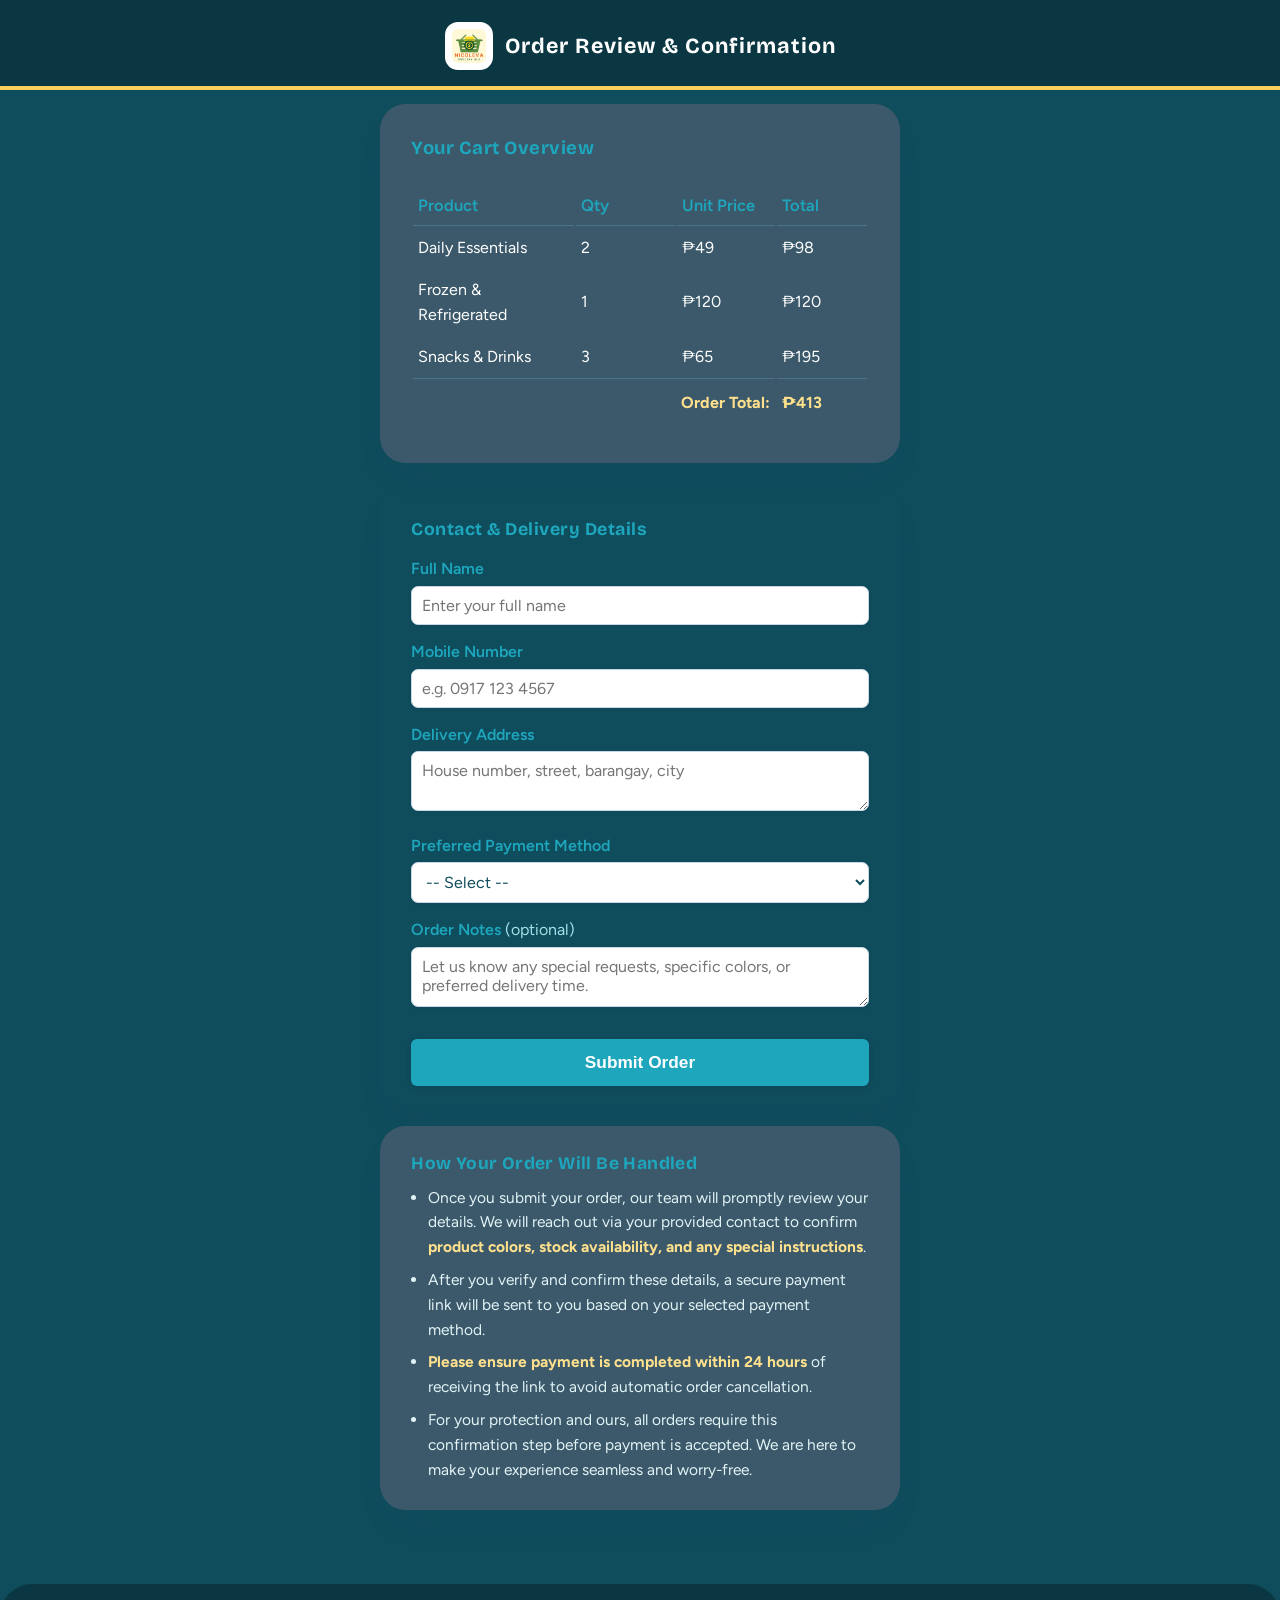
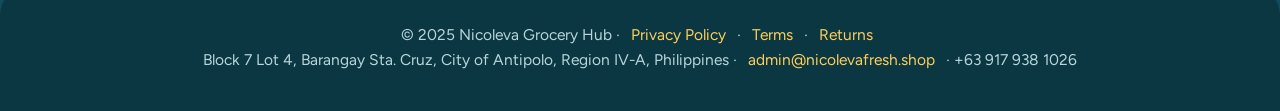
<file: order-summary.html>
<!DOCTYPE html>
<html lang="en">
<head>
  <meta charset="UTF-8">
  <title>Order Review – Nicoleva Grocery Hub Checkout</title>
  <meta name="viewport" content="width=device-width, initial-scale=1.0">
  <meta name="description" content="Secure your order at Nicoleva Grocery Hub. Review your cart, confirm details, and complete payment safely.">
  <link rel="icon" type="image/png" href="image/LOGO.png">
  <link href="https://fonts.googleapis.com/css?family=Montserrat:400,600,700&display=swap" rel="stylesheet">
  <style>
    :root {
      --primary: #376276;
      --accent: #4cb1d4;
      --section-bg: #3b596a;
      --white: #fff;
      --text-main: #f4f7fa;
      --text-alt: #e2f3f6;
      --danger: #e74c3c;
      --success: #2ecc71;
      --shadow: 0 2px 16px rgba(30,60,74,0.09);
    }
    * { box-sizing: border-box; }
    html, body {
      min-height: 100%;
      height: 100%;
    }
    body {
      margin: 0;
      font-family: 'Montserrat', Arial, sans-serif;
      background: var(--primary);
      color: var(--text-main);
      min-height: 100vh;
      line-height: 1.6;
    }
    header {
      background: var(--primary);
      box-shadow: var(--shadow);
      padding: 0;
      position: sticky;
      top: 0;
      z-index: 1000;
    }
    .container {
      width: 94%;
      max-width: 520px;
      margin: 0 auto;
      padding: 0 0 32px 0;
    }
    .checkout-header {
      display: flex;
      align-items: center;
      justify-content: center;
      padding: 22px 0 16px 0;
      gap: 12px;
    }
    .checkout-header img {
      width: 48px;
      height: 48px;
      background: var(--white);
      border-radius: 13px;
      padding: 7px;
      box-shadow: var(--shadow);
    }
    .checkout-title {
      font-size: 1.35rem;
      font-weight: 700;
      color: var(--white);
      letter-spacing: 1px;
    }
    main {
      margin-top: 14px;
    }
    .summary-section {
      background: var(--section-bg);
      border-radius: 14px;
      box-shadow: var(--shadow);
      padding: 30px 6% 24px 6%;
      margin-bottom: 24px;
    }
    .summary-title {
      font-size: 1.16rem;
      font-weight: 700;
      color: var(--accent);
      margin-bottom: 19px;
      letter-spacing: 0.5px;
      text-align: left;
    }
    .cart-list {
      width: 100%;
      margin-bottom: 14px;
    }
    .cart-list th, .cart-list td {
      padding: 7px 5px;
      text-align: left;
    }
    .cart-list th {
      color: var(--accent);
      font-size: 1.03rem;
      font-weight: 600;
      border-bottom: 1px solid #49748a;
    }
    .cart-list td {
      color: var(--white);
      font-size: 1rem;
    }
    .cart-list tfoot td {
      font-weight: 700;
      color: #ffe18d;
      border-top: 1px solid #49748a;
      padding-top: 11px;
    }
    .order-form-section {
      background: var(--card-bg);
      border-radius: 14px;
      box-shadow: var(--shadow);
      padding: 28px 6% 20px 6%;
      margin-bottom: 20px;
    }
    .form-title {
      font-size: 1.11rem;
      font-weight: 700;
      color: var(--accent);
      margin-bottom: 13px;
      letter-spacing: 0.5px;
    }
    .order-form label {
      display: block;
      margin-bottom: 4px;
      font-weight: 600;
      color: var(--accent);
    }
    .order-form input,
    .order-form textarea,
    .order-form select {
      width: 100%;
      padding: 9px 10px;
      margin-bottom: 14px;
      border: 1px solid #c7d6e2;
      border-radius: 7px;
      font-size: 1rem;
      font-family: inherit;
      background: var(--white);
      color: var(--primary);
      box-shadow: 0 1px 4px rgba(0,0,0,0.04);
    }
    .order-form textarea {
      min-height: 60px;
      resize: vertical;
    }
    .order-form button {
      background: var(--accent);
      color: var(--white);
      font-weight: 700;
      font-size: 1.08rem;
      border: none;
      border-radius: 6px;
      padding: 13px 0;
      width: 100%;
      cursor: pointer;
      transition: background 0.16s;
      margin-top: 10px;
      box-shadow: 0 2px 6px rgba(0,0,0,0.09);
    }
    .order-form button:hover {
      background: #357b92;
    }
    .info-section {
      background: var(--section-bg);
      border-radius: 14px;
      box-shadow: var(--shadow);
      padding: 24px 6% 20px 6%;
      margin-bottom: 22px;
      color: var(--white);
    }
    .info-title {
      font-size: 1.09rem;
      font-weight: 700;
      color: var(--accent);
      margin-bottom: 8px;
      letter-spacing: 0.4px;
    }
    .info-section ul {
      margin: 0 0 0 17px;
      padding: 0;
    }
    .info-section li {
      margin-bottom: 8px;
      font-size: 0.97rem;
      color: var(--text-alt);
      line-height: 1.6;
    }
    .success-section {
      background: var(--success);
      color: #fff;
      border-radius: 13px;
      box-shadow: 0 2px 12px rgba(0,0,0,0.07);
      padding: 35px 8% 24px 8%;
      margin-top: 34px;
      text-align: center;
      font-size: 1.16rem;
      font-weight: 600;
      display: none;
      animation: fade-in 0.2s;
    }
    @keyframes fade-in {
      from { opacity: 0; transform: scale(0.98);}
      to   { opacity: 1; transform: scale(1);}
    }
    .emph {
      color: #ffe18d;
      font-weight: 700;
    }
    footer {
      background: #2d4956;
      color: #d2e9f0;
      text-align: center;
      padding: 18px 0 10px 0;
      font-size: 0.97rem;
      border-radius: 0 0 14px 14px;
      margin-top: 20px;
    }
    footer a {
      color: #a1e1e7;
      text-decoration: none;
      margin: 0 7px;
    }
    footer a:hover { text-decoration: underline; }

    @media (max-width: 700px) {
      .container {
        max-width: 96vw;
        width: 98vw;
        padding: 0 0 22px 0;
      }
      .checkout-header img { width: 38px; height: 38px; }
      .success-section { padding: 22px 4% 18px 4%; }
    }
    @media (max-width: 480px) {
      .container { padding: 0 0 8vw 0; }
      .summary-section, .order-form-section, .info-section { padding-left: 4%; padding-right: 4%; }
      .checkout-title { font-size: 1.03rem; }
      .success-section { font-size: 1.01rem; }
      .cart-list th, .cart-list td { font-size: 0.99rem; }
    }
  </style>
  <link rel="preconnect" href="https://fonts.googleapis.com"><link rel="preconnect" href="https://fonts.gstatic.com" crossorigin><link href="https://fonts.googleapis.com/css2?family=Bricolage+Grotesque:wght@600;700;800&family=Figtree:wght@400;500;600;700&display=swap" rel="stylesheet"><link rel="stylesheet" href="polish.css">
</head>
<body>
  <header>
    <div class="container checkout-header">
      <img src="image/LOGO.png" alt="Nicoleva Grocery Hub Logo" loading="lazy">
      <span class="checkout-title">Order Review & Confirmation</span>
    </div>
  </header>
  <main>
    <div class="container">
      <!-- Order Summary -->
      <section class="summary-section" id="summarySection">
        <div class="summary-title">Your Cart Overview</div>
        <table class="cart-list" id="cartList">
          <thead>
            <tr>
              <th style="width:36%;">Product</th>
              <th style="width:22%;">Qty</th>
              <th style="width:22%;">Unit Price</th>
              <th style="width:20%;">Total</th>
            </tr>
          </thead>
          <tbody>
            <!-- JS will populate cart items here -->
          </tbody>
          <tfoot>
            <tr>
              <td colspan="3" style="text-align:right;">Order Total:</td>
              <td id="cartTotal">₱0</td>
            </tr>
          </tfoot>
        </table>
      </section>
      <!-- Customer Info Form -->
      <section class="order-form-section" id="formSection">
        <div class="form-title">Contact & Delivery Details</div>
        <form class="order-form" id="orderForm" autocomplete="off">
          <label for="customerName">Full Name</label>
          <input type="text" id="customerName" name="customerName" required maxlength="60" placeholder="Enter your full name">
          <label for="customerPhone">Mobile Number</label>
          <input type="text" id="customerPhone" name="customerPhone" required maxlength="20" placeholder="e.g. 0917 123 4567">
          <label for="customerAddress">Delivery Address</label>
          <textarea id="customerAddress" name="customerAddress" required maxlength="180" placeholder="House number, street, barangay, city"></textarea>
          <label for="paymentMethod">Preferred Payment Method</label>
          <select id="paymentMethod" name="paymentMethod" required>
            <option value="">-- Select --</option>
            <option value="GCash">GCash</option>
            <option value="Maya">Maya</option>
            <option value="Bank Transfer">Bank Transfer</option>
            <option value="Cash on Delivery">Cash on Delivery</option>
          </select>
          <label for="orderNotes">Order Notes <span style="color:#a1e1e7;font-weight:400;">(optional)</span></label>
          <textarea id="orderNotes" name="orderNotes" maxlength="240" placeholder="Let us know any special requests, specific colors, or preferred delivery time."></textarea>
          <button type="submit">Submit Order</button>
        </form>
      </section>
      <!-- Instructions -->
      <section class="info-section">
        <div class="info-title">How Your Order Will Be Handled</div>
        <ul>
          <li>Once you submit your order, our team will promptly review your details. We will reach out via your provided contact to confirm <span class="emph">product colors, stock availability, and any special instructions</span>.</li>
          <li>After you verify and confirm these details, a secure payment link will be sent to you based on your selected payment method.</li>
          <li><span class="emph">Please ensure payment is completed within 24 hours</span> of receiving the link to avoid automatic order cancellation.</li>
          <li>For your protection and ours, all orders require this confirmation step before payment is accepted. We are here to make your experience seamless and worry-free.</li>
        </ul>
      </section>
      <!-- Success Message -->
      <section class="success-section" id="successSection">
        <span style="font-size:1.25em;">🎉</span><br>
        <div style="margin-top:10px;">
          Thank you for sending your order!<br>
          Our support team will be in touch soon to confirm <span class="emph">all order details</span> including product colors, availability, and delivery preferences.<br><br>
          <strong>Please review and confirm our message</strong>. Once verified, we will send you a payment link for your chosen method.<br><br>
          <span style="color:#ffe18d;">Kindly settle your payment within 24 hours of receiving the link</span> to secure your order. Orders left unpaid after this period will be automatically cancelled.<br><br>
          We appreciate your trust in Nicoleva Grocery Hub!
        </div>
      </section>
    </div>
  </main>
  <footer>
    &copy; 2025 Nicoleva Grocery Hub &middot; 
    <a href="privacy-policy.html">Privacy Policy</a> &middot; 
    <a href="terms.html">Terms</a> &middot; 
    <a href="refund-policy.html">Returns</a>
    <br>
    Block 7 Lot 4, Barangay Sta. Cruz, City of Antipolo, Region IV-A, Philippines &middot; 
    <a href="mailto:admin@nicolevafresh.shop">admin@nicolevafresh.shop</a> &middot; 
    +63 917 938 1026
  </footer>
  <script>
    // --- Responsive cart summary population: simulate cart if none in session ---
    function getCart() {
      // Try to get cart from sessionStorage if available (simulate), else use demo
      try {
        var cart = JSON.parse(window.sessionStorage.getItem('nicoleva_cart'));
        if(Array.isArray(cart) && cart.length > 0) return cart;
      } catch(e){}
      // Demo cart data if no cart in storage
      return [
        { name: "Daily Essentials", qty: 2, price: 49 },
        { name: "Frozen & Refrigerated", qty: 1, price: 120 },
        { name: "Snacks & Drinks", qty: 3, price: 65 }
      ];
    }
    function renderCart() {
      var cart = getCart();
      var tbody = document.querySelector('#cartList tbody');
      var total = 0;
      tbody.innerHTML = '';
      cart.forEach(function(item){
        var row = document.createElement('tr');
        row.innerHTML =
          '<td>'+item.name+'</td>'+
          '<td>'+item.qty+'</td>'+
          '<td>₱'+item.price+'</td>'+
          '<td>₱'+(item.price*item.qty)+'</td>';
        tbody.appendChild(row);
        total += item.price*item.qty;
      });
      document.getElementById('cartTotal').textContent = '₱'+total;
    }
    renderCart();

    // --- Form submission and success message handling ---
    document.getElementById('orderForm').onsubmit = function(e) {
      e.preventDefault();
      // Validate fields (HTML5 will handle required/maxlength, but extra check)
      var name = document.getElementById('customerName').value.trim();
      var phone = document.getElementById('customerPhone').value.trim();
      var address = document.getElementById('customerAddress').value.trim();
      var payment = document.getElementById('paymentMethod').value;
      if(name.length < 2 || phone.length < 7 || address.length < 5 || !payment) {
        alert('Please make sure all required fields are filled out completely.');
        return;
      }
      // Hide form and summary, show success message
      document.getElementById('summarySection').style.display = 'none';
      document.getElementById('formSection').style.display = 'none';
      document.getElementById('successSection').style.display = 'block';
      window.scrollTo({top:0, behavior:'smooth'});
      // (In real site: send order to backend here)
      // Optionally clear cart in sessionStorage
      try { window.sessionStorage.removeItem('nicoleva_cart'); } catch(e){}
    };
  </script>
</body>
</html>
</file>
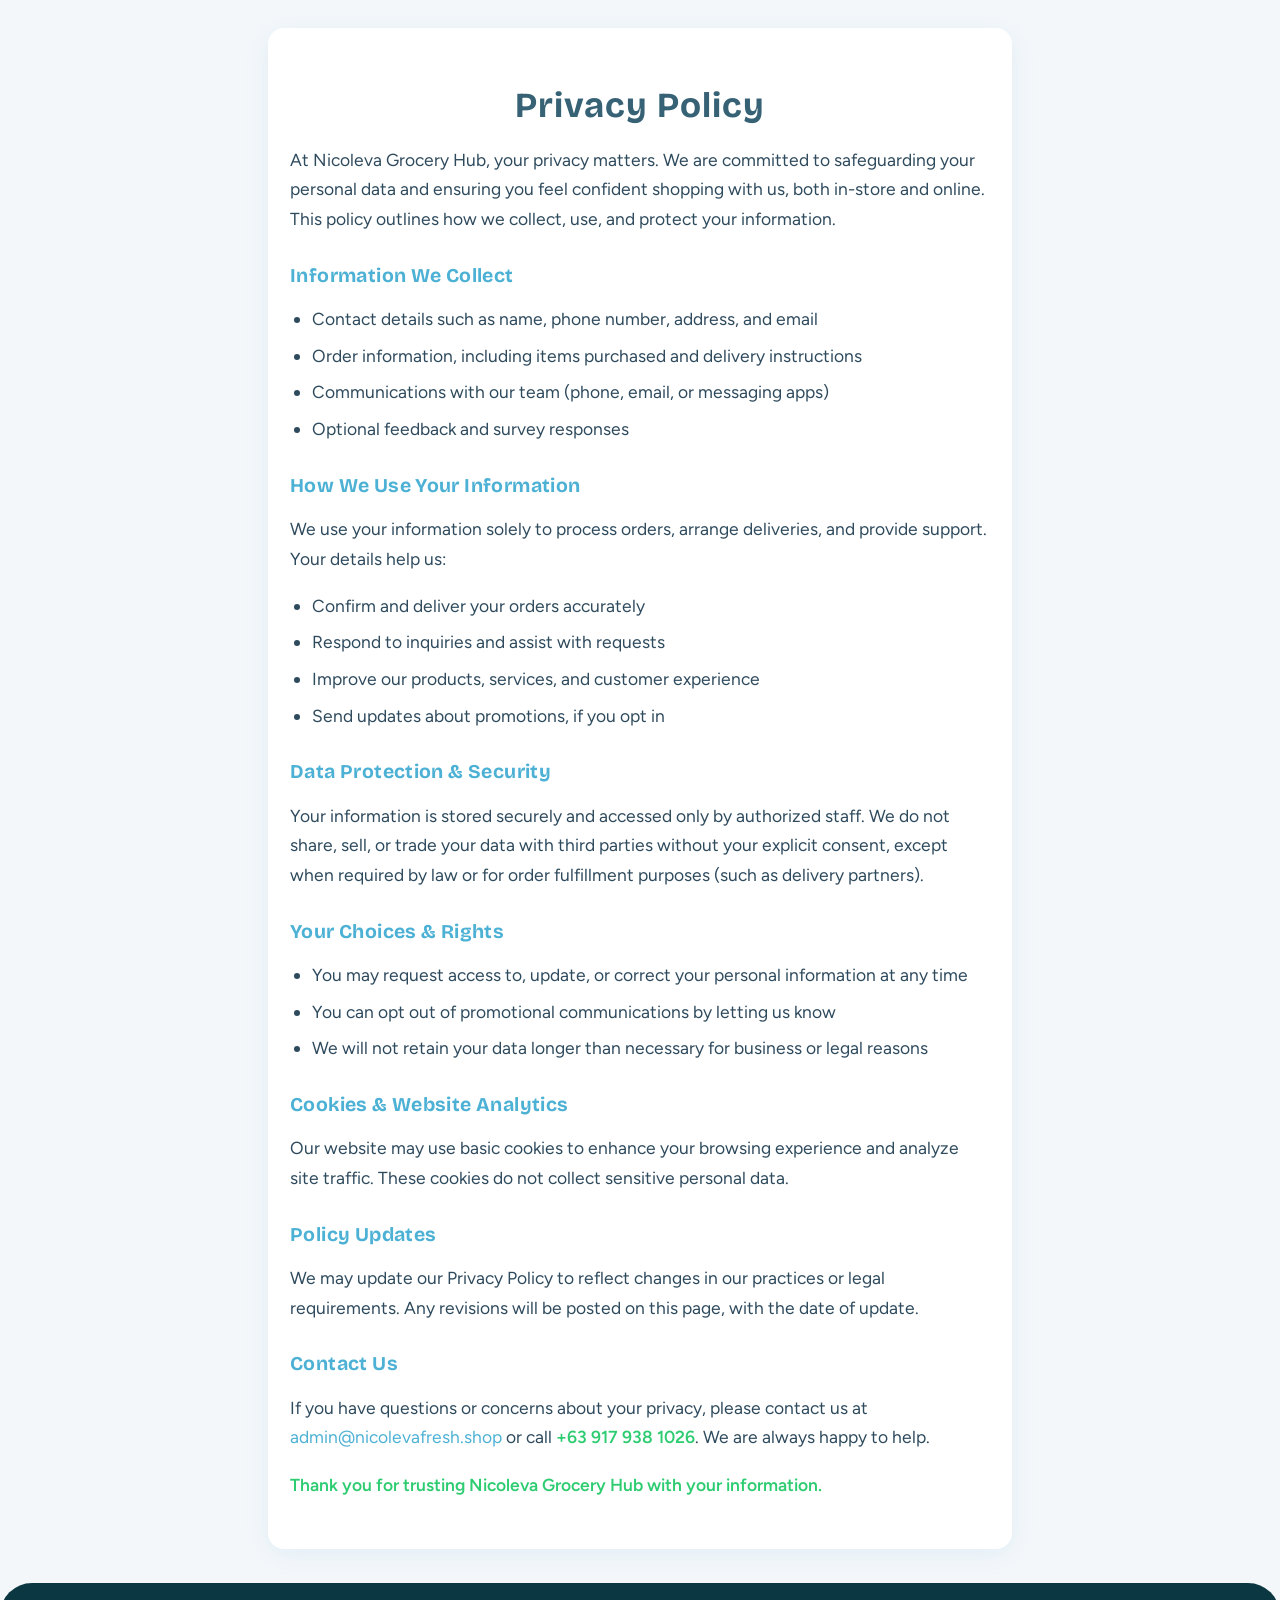
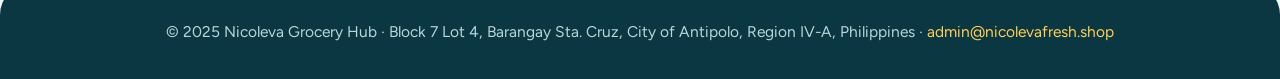
<file: privacy-policy.html>
<!DOCTYPE html>
<html lang="en">
<head>
  <meta charset="UTF-8">
  <title>Privacy Policy – Nicoleva Grocery Hub</title>
  <meta name="viewport" content="width=device-width, initial-scale=1.0">
  <meta name="description" content="Nicoleva Grocery Hub Privacy Policy – Learn how we protect your personal information and respect your privacy as a valued customer.">
  <link rel="icon" type="image/png" href="image/LOGO.png">
  <link href="https://fonts.googleapis.com/css?family=Montserrat:400,600,700&display=swap" rel="stylesheet">
  <style>
    body {
      font-family: 'Montserrat', Arial, sans-serif;
      background: #f4f7fa;
      color: #2e4a5d;
      margin: 0;
      min-height: 100vh;
    }
    .container {
      max-width: 700px;
      margin: 28px auto 0 auto;
      background: #fff;
      border-radius: 16px;
      box-shadow: 0 5px 24px rgba(76,177,212,0.11);
      padding: 32px 22px 34px 22px;
    }
    h1 {
      color: #376276;
      font-size: 2.2em;
      font-weight: 700;
      margin-bottom: 18px;
      text-align: center;
      letter-spacing: 1px;
    }
    h2 {
      color: #4cb1d4;
      font-size: 1.22em;
      font-weight: 700;
      margin-top: 30px;
      margin-bottom: 10px;
      letter-spacing: 0.02em;
    }
    p, ul {
      font-size: 1.09em;
      margin-bottom: 16px;
      line-height: 1.7;
    }
    ul {
      padding-left: 22px;
    }
    li {
      margin-bottom: 7px;
    }
    .highlight {
      color: #2ecc71;
      font-weight: 600;
    }
    footer {
      background: #2d4956;
      color: #d2e9f0;
      text-align: center;
      padding: 20px 0 13px 0;
      font-size: 0.97rem;
      border-radius: 0 0 14px 14px;
      margin-top: 34px;
    }
    @media (max-width:600px) {
      .container { padding: 14px 4vw; }
      h1 { font-size: 1.25em; }
    }
    a { color: #4cb1d4; text-decoration: none; }
    a:hover { text-decoration: underline; }
  </style>
  <link rel="preconnect" href="https://fonts.googleapis.com"><link rel="preconnect" href="https://fonts.gstatic.com" crossorigin><link href="https://fonts.googleapis.com/css2?family=Bricolage+Grotesque:wght@600;700;800&family=Figtree:wght@400;500;600;700&display=swap" rel="stylesheet"><link rel="stylesheet" href="polish.css">
</head>
<body>
  <div class="container">
    <h1>Privacy Policy</h1>
    <p>
      At Nicoleva Grocery Hub, your privacy matters. We are committed to safeguarding your personal data and ensuring you feel confident shopping with us, both in-store and online. This policy outlines how we collect, use, and protect your information.
    </p>
    <h2>Information We Collect</h2>
    <ul>
      <li>Contact details such as name, phone number, address, and email</li>
      <li>Order information, including items purchased and delivery instructions</li>
      <li>Communications with our team (phone, email, or messaging apps)</li>
      <li>Optional feedback and survey responses</li>
    </ul>
    <h2>How We Use Your Information</h2>
    <p>
      We use your information solely to process orders, arrange deliveries, and provide support. Your details help us:
    </p>
    <ul>
      <li>Confirm and deliver your orders accurately</li>
      <li>Respond to inquiries and assist with requests</li>
      <li>Improve our products, services, and customer experience</li>
      <li>Send updates about promotions, if you opt in</li>
    </ul>
    <h2>Data Protection & Security</h2>
    <p>
      Your information is stored securely and accessed only by authorized staff. We do not share, sell, or trade your data with third parties without your explicit consent, except when required by law or for order fulfillment purposes (such as delivery partners).
    </p>
    <h2>Your Choices & Rights</h2>
    <ul>
      <li>You may request access to, update, or correct your personal information at any time</li>
      <li>You can opt out of promotional communications by letting us know</li>
      <li>We will not retain your data longer than necessary for business or legal reasons</li>
    </ul>
    <h2>Cookies & Website Analytics</h2>
    <p>
      Our website may use basic cookies to enhance your browsing experience and analyze site traffic. These cookies do not collect sensitive personal data.
    </p>
    <h2>Policy Updates</h2>
    <p>
      We may update our Privacy Policy to reflect changes in our practices or legal requirements. Any revisions will be posted on this page, with the date of update.
    </p>
    <h2>Contact Us</h2>
    <p>
      If you have questions or concerns about your privacy, please contact us at <a href="mailto:admin@nicolevafresh.shop">admin@nicolevafresh.shop</a> or call <span class="highlight">+63 917 938 1026</span>. We are always happy to help.
    </p>
    <p>
      <span class="highlight">Thank you for trusting Nicoleva Grocery Hub with your information.</span>
    </p>
  </div>
  <footer>
    &copy; 2025 Nicoleva Grocery Hub &middot; Block 7 Lot 4, Barangay Sta. Cruz, City of Antipolo, Region IV-A, Philippines &middot; <a href="mailto:admin@nicolevafresh.shop">admin@nicolevafresh.shop</a>
  </footer>
</body>
</html>
</file>
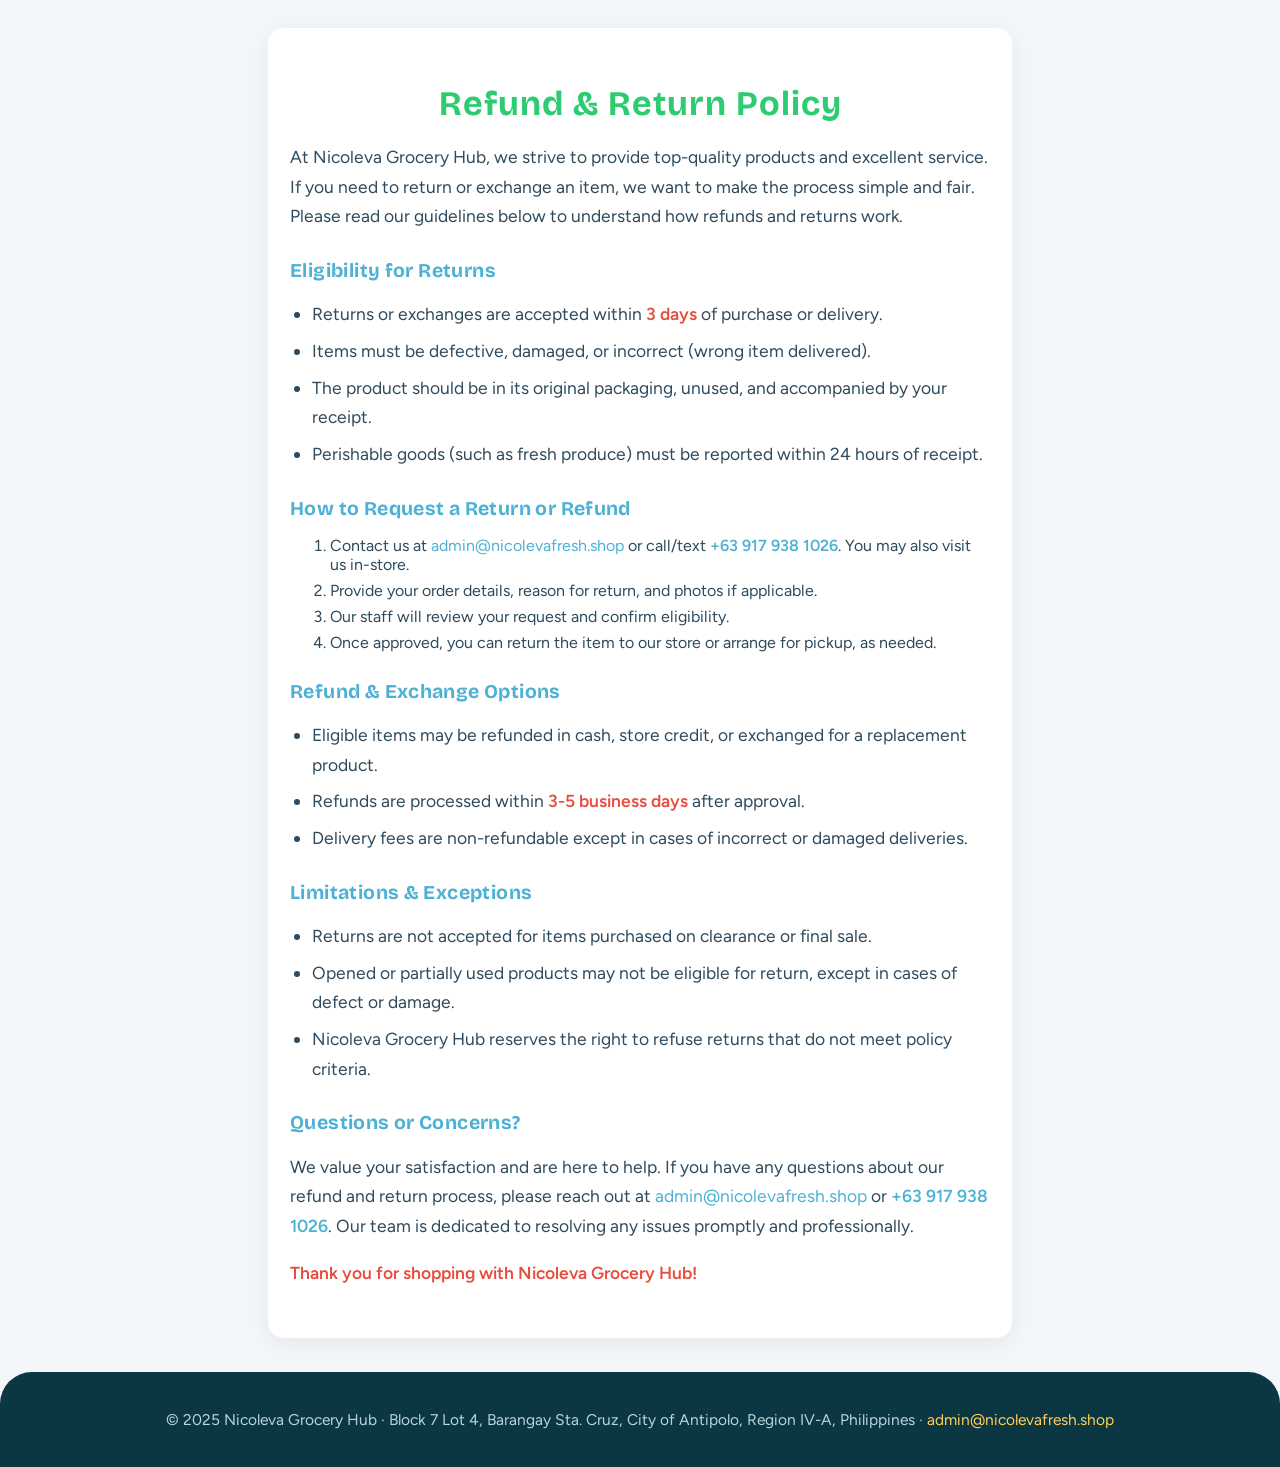
<file: refund-policy.html>
<!DOCTYPE html>
<html lang="en">
<head>
  <meta charset="UTF-8">
  <title>Refund & Return Policy – Nicoleva Grocery Hub</title>
  <meta name="viewport" content="width=device-width, initial-scale=1.0">
  <meta name="description" content="Nicoleva Grocery Hub Refund & Return Policy – Clear, customer-friendly guidelines for returns, exchanges, and refunds.">
  <link rel="icon" type="image/png" href="image/LOGO.png">
  <link href="https://fonts.googleapis.com/css?family=Montserrat:400,600,700&display=swap" rel="stylesheet">
  <style>
    body {
      font-family: 'Montserrat', Arial, sans-serif;
      background: #f4f7fa;
      color: #2e4a5d;
      margin: 0;
      min-height: 100vh;
    }
    .container {
      max-width: 700px;
      margin: 28px auto 0 auto;
      background: #fff;
      border-radius: 16px;
      box-shadow: 0 5px 24px rgba(46,76,93,0.09);
      padding: 32px 22px 34px 22px;
    }
    h1 {
      color: #2ecc71;
      font-size: 2.15em;
      font-weight: 700;
      margin-bottom: 18px;
      text-align: center;
      letter-spacing: 1px;
    }
    h2 {
      color: #4cb1d4;
      font-size: 1.22em;
      font-weight: 700;
      margin-top: 28px;
      margin-bottom: 10px;
      letter-spacing: 0.02em;
    }
    p, ul {
      font-size: 1.09em;
      margin-bottom: 16px;
      line-height: 1.7;
    }
    ul { padding-left: 22px; }
    li { margin-bottom: 7px; }
    .important {
      color: #e74c3c;
      font-weight: 600;
    }
    .contact-highlight {
      color: #4cb1d4;
      font-weight: 600;
    }
    footer {
      background: #2d4956;
      color: #d2e9f0;
      text-align: center;
      padding: 20px 0 13px 0;
      font-size: 0.97rem;
      border-radius: 0 0 14px 14px;
      margin-top: 34px;
    }
    @media (max-width:600px) {
      .container { padding: 14px 4vw; }
      h1 { font-size: 1.25em; }
    }
    a { color: #4cb1d4; text-decoration: none; }
    a:hover { text-decoration: underline; }
  </style>
  <link rel="preconnect" href="https://fonts.googleapis.com"><link rel="preconnect" href="https://fonts.gstatic.com" crossorigin><link href="https://fonts.googleapis.com/css2?family=Bricolage+Grotesque:wght@600;700;800&family=Figtree:wght@400;500;600;700&display=swap" rel="stylesheet"><link rel="stylesheet" href="polish.css">
</head>
<body>
  <div class="container">
    <h1>Refund & Return Policy</h1>
    <p>
      At Nicoleva Grocery Hub, we strive to provide top-quality products and excellent service. If you need to return or exchange an item, we want to make the process simple and fair. Please read our guidelines below to understand how refunds and returns work.
    </p>
    <h2>Eligibility for Returns</h2>
    <ul>
      <li>Returns or exchanges are accepted within <span class="important">3 days</span> of purchase or delivery.</li>
      <li>Items must be defective, damaged, or incorrect (wrong item delivered).</li>
      <li>The product should be in its original packaging, unused, and accompanied by your receipt.</li>
      <li>Perishable goods (such as fresh produce) must be reported within 24 hours of receipt.</li>
    </ul>
    <h2>How to Request a Return or Refund</h2>
    <ol>
      <li>Contact us at <a href="mailto:admin@nicolevafresh.shop">admin@nicolevafresh.shop</a> or call/text <span class="contact-highlight">+63 917 938 1026</span>. You may also visit us in-store.</li>
      <li>Provide your order details, reason for return, and photos if applicable.</li>
      <li>Our staff will review your request and confirm eligibility.</li>
      <li>Once approved, you can return the item to our store or arrange for pickup, as needed.</li>
    </ol>
    <h2>Refund & Exchange Options</h2>
    <ul>
      <li>Eligible items may be refunded in cash, store credit, or exchanged for a replacement product.</li>
      <li>Refunds are processed within <span class="important">3-5 business days</span> after approval.</li>
      <li>Delivery fees are non-refundable except in cases of incorrect or damaged deliveries.</li>
    </ul>
    <h2>Limitations & Exceptions</h2>
    <ul>
      <li>Returns are not accepted for items purchased on clearance or final sale.</li>
      <li>Opened or partially used products may not be eligible for return, except in cases of defect or damage.</li>
      <li>Nicoleva Grocery Hub reserves the right to refuse returns that do not meet policy criteria.</li>
    </ul>
    <h2>Questions or Concerns?</h2>
    <p>
      We value your satisfaction and are here to help. If you have any questions about our refund and return process, please reach out at <a href="mailto:admin@nicolevafresh.shop">admin@nicolevafresh.shop</a> or <span class="contact-highlight">+63 917 938 1026</span>. Our team is dedicated to resolving any issues promptly and professionally.
    </p>
    <p>
      <span class="important">Thank you for shopping with Nicoleva Grocery Hub!</span>
    </p>
  </div>
  <footer>
    &copy; 2025 Nicoleva Grocery Hub &middot; Block 7 Lot 4, Barangay Sta. Cruz, City of Antipolo, Region IV-A, Philippines &middot; <a href="mailto:admin@nicolevafresh.shop">admin@nicolevafresh.shop</a>
  </footer>
</body>
</html>
</file>
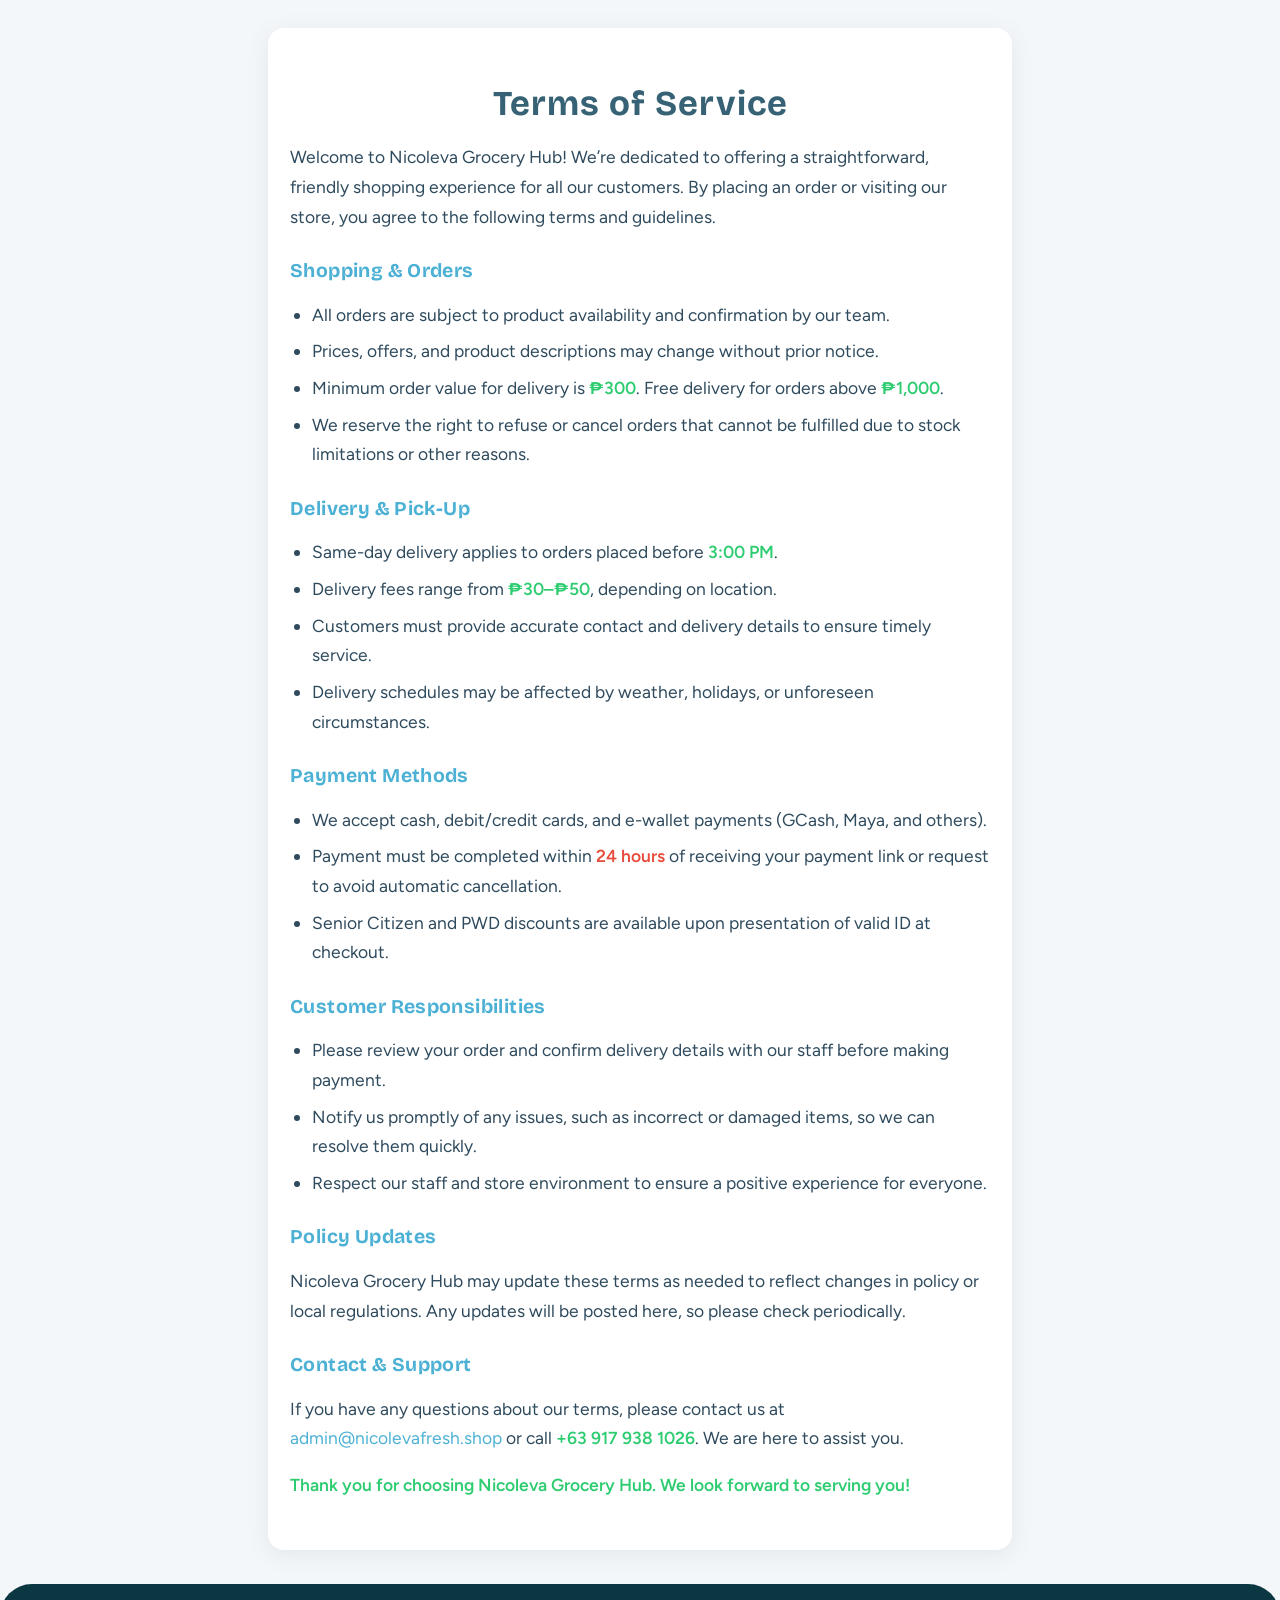
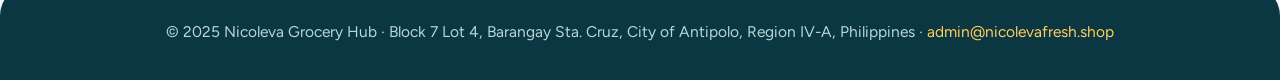
<file: terms.html>
<!DOCTYPE html>
<html lang="en">
<head>
  <meta charset="UTF-8">
  <title>Terms of Service – Nicoleva Grocery Hub</title>
  <meta name="viewport" content="width=device-width, initial-scale=1.0">
  <meta name="description" content="Nicoleva Grocery Hub Terms of Service – Clear, customer-focused guidelines for shopping, delivery, and store policies.">
  <link rel="icon" type="image/png" href="image/LOGO.png">
  <link href="https://fonts.googleapis.com/css?family=Montserrat:400,600,700&display=swap" rel="stylesheet">
  <style>
    body {
      font-family: 'Montserrat', Arial, sans-serif;
      background: #f4f7fa;
      color: #2e4a5d;
      margin: 0;
      min-height: 100vh;
    }
    .container {
      max-width: 700px;
      margin: 28px auto 0 auto;
      background: #fff;
      border-radius: 16px;
      box-shadow: 0 5px 24px rgba(46,76,93,0.09);
      padding: 32px 22px 34px 22px;
    }
    h1 {
      color: #376276;
      font-size: 2.18em;
      font-weight: 700;
      margin-bottom: 18px;
      text-align: center;
      letter-spacing: 1px;
    }
    h2 {
      color: #4cb1d4;
      font-size: 1.22em;
      font-weight: 700;
      margin-top: 28px;
      margin-bottom: 10px;
      letter-spacing: 0.02em;
    }
    p, ul {
      font-size: 1.09em;
      margin-bottom: 16px;
      line-height: 1.7;
    }
    ul { padding-left: 22px; }
    li { margin-bottom: 7px; }
    .emphasis {
      color: #2ecc71;
      font-weight: 600;
    }
    .important {
      color: #e74c3c;
      font-weight: 600;
    }
    footer {
      background: #2d4956;
      color: #d2e9f0;
      text-align: center;
      padding: 20px 0 13px 0;
      font-size: 0.97rem;
      border-radius: 0 0 14px 14px;
      margin-top: 34px;
    }
    @media (max-width:600px) {
      .container { padding: 14px 4vw; }
      h1 { font-size: 1.25em; }
    }
    a { color: #4cb1d4; text-decoration: none; }
    a:hover { text-decoration: underline; }
  </style>
  <link rel="preconnect" href="https://fonts.googleapis.com"><link rel="preconnect" href="https://fonts.gstatic.com" crossorigin><link href="https://fonts.googleapis.com/css2?family=Bricolage+Grotesque:wght@600;700;800&family=Figtree:wght@400;500;600;700&display=swap" rel="stylesheet"><link rel="stylesheet" href="polish.css">
</head>
<body>
  <div class="container">
    <h1>Terms of Service</h1>
    <p>
      Welcome to Nicoleva Grocery Hub! We’re dedicated to offering a straightforward, friendly shopping experience for all our customers. By placing an order or visiting our store, you agree to the following terms and guidelines.
    </p>
    <h2>Shopping & Orders</h2>
    <ul>
      <li>All orders are subject to product availability and confirmation by our team.</li>
      <li>Prices, offers, and product descriptions may change without prior notice.</li>
      <li>Minimum order value for delivery is <span class="emphasis">₱300</span>. Free delivery for orders above <span class="emphasis">₱1,000</span>.</li>
      <li>We reserve the right to refuse or cancel orders that cannot be fulfilled due to stock limitations or other reasons.</li>
    </ul>
    <h2>Delivery & Pick-Up</h2>
    <ul>
      <li>Same-day delivery applies to orders placed before <span class="emphasis">3:00 PM</span>.</li>
      <li>Delivery fees range from <span class="emphasis">₱30–₱50</span>, depending on location.</li>
      <li>Customers must provide accurate contact and delivery details to ensure timely service.</li>
      <li>Delivery schedules may be affected by weather, holidays, or unforeseen circumstances.</li>
    </ul>
    <h2>Payment Methods</h2>
    <ul>
      <li>We accept cash, debit/credit cards, and e-wallet payments (GCash, Maya, and others).</li>
      <li>Payment must be completed within <span class="important">24 hours</span> of receiving your payment link or request to avoid automatic cancellation.</li>
      <li>Senior Citizen and PWD discounts are available upon presentation of valid ID at checkout.</li>
    </ul>
    <h2>Customer Responsibilities</h2>
    <ul>
      <li>Please review your order and confirm delivery details with our staff before making payment.</li>
      <li>Notify us promptly of any issues, such as incorrect or damaged items, so we can resolve them quickly.</li>
      <li>Respect our staff and store environment to ensure a positive experience for everyone.</li>
    </ul>
    <h2>Policy Updates</h2>
    <p>
      Nicoleva Grocery Hub may update these terms as needed to reflect changes in policy or local regulations. Any updates will be posted here, so please check periodically.
    </p>
    <h2>Contact & Support</h2>
    <p>
      If you have any questions about our terms, please contact us at <a href="mailto:admin@nicolevafresh.shop">admin@nicolevafresh.shop</a> or call <span class="emphasis">+63 917 938 1026</span>. We are here to assist you.
    </p>
    <p>
      <span class="emphasis">Thank you for choosing Nicoleva Grocery Hub. We look forward to serving you!</span>
    </p>
  </div>
  <footer>
    &copy; 2025 Nicoleva Grocery Hub &middot; Block 7 Lot 4, Barangay Sta. Cruz, City of Antipolo, Region IV-A, Philippines &middot; <a href="mailto:admin@nicolevafresh.shop">admin@nicolevafresh.shop</a>
  </footer>
</body>
</html>
</file>
<file: polish.css>
:root {
  --primary: #0f4c5c;
  --accent: #1ea6bd;
  --shadow: 0 18px 36px -22px rgba(15,76,92,.45);
  --ink: #17323a;
  --ink-soft: #47646c;
  --sun: #ffcf5c;
  --mist: #eef7f7;
  --deep: #0b3742;
  --display: 'Bricolage Grotesque', 'Montserrat', sans-serif;
}
body { font-family: 'Figtree', 'Montserrat', Arial, sans-serif; -webkit-font-smoothing: antialiased; }
body:has(#home) { background: var(--mist); color: var(--ink); }
html { scroll-behavior: smooth; }
[id] { scroll-margin-top: 92px; }
h1, h2, .hero-title, .logo-text, .features-title, .testimonials-title, .faq-title, .delivery-title, .message-title, .policy-title, .business-title, .cart-title, .feature-title, .product-title, .about-title, .section-title {
  font-family: var(--display);
}


header { background: var(--deep); box-shadow: none; border-bottom: 4px solid var(--sun); }
.logo img { border-radius: 50%; }
.logo-text { font-size: 1.3rem; letter-spacing: .04em; }
nav a { border-radius: 999px; font-weight: 600; font-size: .95rem; padding: 6px 14px; }
nav a:hover, nav a.active { background: var(--sun); color: var(--deep); }
#burgerBtn { background: var(--sun); color: var(--deep); border-radius: 10px; }


.hero {
  position: relative; overflow: hidden; display: grid; grid-template-columns: 1.2fr .8fr; gap: 2rem; align-items: center;
  background: radial-gradient(circle at 92% 12%, rgba(255,207,92,.55) 0, transparent 40%), radial-gradient(circle at 0 100%, rgba(30,166,189,.5) 0, transparent 45%), var(--primary);
  border-radius: 2rem; padding: clamp(2rem, 5vw, 4.4rem); margin-top: 1.5rem; min-height: 0;
}
.hero-content { max-width: none; }
.hero-title { font-size: clamp(2.2rem, 4.8vw, 3.8rem); line-height: 1.04; letter-spacing: -.02em; font-weight: 800; }
.hero-subtitle { color: #d8eef1; font-size: 1.1rem; max-width: 540px; }
.hero-action { background: var(--sun); color: var(--deep); border-radius: 999px; padding: .95rem 2.2rem; box-shadow: none; }
.hero-action:hover { background: #fff; }
.hero-img { flex: none; }
.hero-img img { width: min(300px, 100%); aspect-ratio: 1; object-fit: contain; padding: 1.6rem; border-radius: 50%; border: 10px solid rgba(255,255,255,.18); box-shadow: 0 30px 50px -20px rgba(0,0,0,.45); }


.promo-banner { background: var(--sun); color: var(--deep); border-radius: 999px; box-shadow: none; padding: .9rem 1.4rem; margin: 2.5rem 0 3rem; display: flex; align-items: center; justify-content: center; gap: 1rem; font-size: 1.05rem; letter-spacing: .02em; }
.promo-btn { background: var(--deep); color: #fff; border-radius: 999px; margin: 0; box-shadow: none; }
.promo-btn:hover { background: var(--accent); color: #fff; }
.promo-popup { border-radius: 1.6rem; }


.features-section, .about-section, .products-section, .delivery-section, .testimonials-section, .faq-section, .message-section, .policies-section, .business-details-section {
  background: none; box-shadow: none; border-radius: 0; margin: 0 0 clamp(3.5rem, 8vw, 6rem); padding: 0;
}
.features-title, .testimonials-title, .faq-title, .delivery-title, .section-title, .message-title, .business-title {
  color: var(--deep); font-size: clamp(1.8rem, 3.6vw, 2.7rem); font-weight: 800; letter-spacing: -.015em; line-height: 1.08; text-align: left; margin: 0 0 1.6rem;
}


.features-section { display: grid; grid-template-columns: .7fr 1.6fr; gap: 3rem; align-items: start; }
.features-title { position: sticky; top: 100px; }
.features-list { display: grid; grid-template-columns: 1fr 1fr; gap: 0 2.4rem; }
.feature-card { display: grid; grid-template-columns: 56px 1fr; column-gap: 1rem; background: none; border: none; border-bottom: 1px solid #cfe3e5; border-radius: 0; box-shadow: none; padding: 1.3rem 0; text-align: left; max-width: none; transition: none; transform: none; }
.feature-card:hover { transform: none; box-shadow: none; }
.feature-icon { grid-row: 1 / span 2; width: 56px; height: 56px; display: flex; align-items: center; justify-content: center; background: #fff; border-radius: 50%; font-size: 1.6rem; margin: 0; box-shadow: var(--shadow); }
.feature-title { color: var(--deep); font-size: 1.1rem; margin: 0 0 .2rem; }
.feature-desc { color: var(--ink-soft); font-size: .92rem; }


.about-section { display: grid; grid-template-columns: 1.4fr .6fr; gap: 3rem; align-items: center; background: #fff; border-radius: 2rem; padding: clamp(1.6rem, 4vw, 3.4rem); box-shadow: var(--shadow); }
.about-content { display: block; }
.about-title { color: var(--primary); font-size: clamp(1.9rem, 3.8vw, 2.8rem); margin-bottom: 1rem; }
.about-text { color: var(--ink-soft); margin-bottom: 1rem; }
.about-list { list-style: none; padding: 0; display: flex; flex-wrap: wrap; gap: .6rem; margin-top: 1.2rem; }
.about-list li { background: var(--mist); color: var(--deep); border-radius: 999px; padding: .5rem 1rem; font-size: .9rem; font-weight: 600; margin: 0; }
.about-img img { width: 220px; aspect-ratio: 1; object-fit: contain; padding: 1.4rem; background: var(--mist); border-radius: 50%; margin: 0 auto; box-shadow: none; }


.products-grid { display: grid; grid-template-columns: repeat(3, 1fr); gap: 1.6rem; }
.product-card { background: #fff; border-radius: 1.6rem; box-shadow: var(--shadow); border: none; overflow: hidden; display: flex; flex-direction: column; transition: transform .25s; }
.product-card:hover { transform: translateY(-6px); }
.product-image { background: linear-gradient(160deg, #d8f0f2, #fff2c9); padding: 1.4rem; height: auto; display: flex; justify-content: center; }
.product-image img { width: 100%; height: 170px; object-fit: contain; border-radius: 0; }
.product-info { padding: 1.2rem 1.3rem 1.4rem; display: flex; flex-direction: column; flex: 1; }
.product-title { color: var(--deep); font-size: 1.15rem; }
.product-desc { color: var(--ink-soft); font-size: .9rem; flex: 1; }
.product-price { display: inline-block; align-self: flex-start; background: var(--sun); color: var(--deep); font-family: var(--display); font-weight: 800; padding: .2rem .8rem; border-radius: 999px; margin: .8rem 0; }
.add-cart-btn { background: var(--primary); color: #fff; border-radius: 999px; padding: .75rem 1rem; }
.add-cart-btn:hover { background: var(--accent); }


.delivery-section { display: grid; grid-template-columns: repeat(3, 1fr); gap: 1.2rem; background: var(--deep); color: #fff; border-radius: 2rem; padding: clamp(1.6rem, 4vw, 3.2rem); }
.delivery-section > * { grid-column: 1 / -1; }
.delivery-section > .delivery-list ~ .delivery-info { grid-column: auto; }
.delivery-title { color: #fff; margin-bottom: .2rem; }
.delivery-info { color: #d3eaee; font-size: .98rem; }
.delivery-title + .delivery-info { font-family: var(--display); font-size: clamp(1.2rem, 2.4vw, 1.7rem); color: var(--sun); font-weight: 700; }
.delivery-info strong { color: var(--sun); }
.delivery-list { list-style: none; padding: 0; margin: 0; display: flex; flex-wrap: wrap; gap: .6rem; }
.delivery-list li { background: rgba(255,255,255,.12); border: 1px solid rgba(255,255,255,.25); border-radius: 999px; padding: .4rem 1rem; font-size: .88rem; margin: 0; color: #fff; }
.delivery-section > .delivery-list ~ .delivery-info { border-top: 1px solid rgba(255,255,255,.25); padding-top: 1rem; }


.testimonials-grid { display: block !important; column-count: 3; column-gap: 1.4rem; }
.testimonial-card { break-inside: avoid; margin: 0 0 1.4rem; background: #fff; border: none; border-radius: 1.5rem; box-shadow: var(--shadow); padding: 1.6rem 1.5rem; max-width: none; width: auto; }
.testimonial-card:nth-child(3n+2) { background: var(--primary); color: #fff; }
.testimonial-card:nth-child(3n+2) .testimonial-author { color: var(--sun); }
.testimonial-card:nth-child(3n+3) { background: #fff2c9; }
.testimonial-quote { font-family: var(--display); font-size: 1.1rem; line-height: 1.4; color: inherit; }
.testimonial-author { color: var(--accent); font-weight: 700; font-size: .88rem; margin-top: .8rem; }


.faq-section { display: block; }
.faq-list { display: grid; grid-template-columns: 1fr 1fr; gap: 1rem 1.6rem; counter-reset: q; }
.faq-item { counter-increment: q; background: #fff; border-radius: 1.3rem; padding: 1.3rem 1.4rem 1.2rem 4.2rem; position: relative; margin: 0; box-shadow: var(--shadow); }
.faq-item::before { content: counter(q); position: absolute; left: 1.2rem; top: 1.2rem; width: 2.2rem; height: 2.2rem; border-radius: 50%; background: var(--sun); color: var(--deep); font-family: var(--display); font-weight: 800; display: flex; align-items: center; justify-content: center; }
.faq-q { color: var(--deep); font-weight: 700; }
.faq-a { color: var(--ink-soft); font-size: .93rem; margin-top: .2rem; }


.message-section { display: grid; grid-template-columns: .7fr 1.3fr; gap: 3rem; align-items: start; }
.message-title { position: sticky; top: 100px; }
.message-form { background: #fff; border-radius: 1.8rem; box-shadow: var(--shadow); padding: 2rem; }
.message-form label { color: var(--deep); font-weight: 700; }
.message-form input, .message-form textarea { border-radius: .9rem; border: 1.5px solid #cfe3e5; background: var(--mist); color: var(--ink); }
.message-form input:focus, .message-form textarea:focus { outline: 3px solid rgba(30,166,189,.25); border-color: var(--accent); }
.message-form button { background: var(--primary); border-radius: 999px; }
.message-form button:hover { background: var(--accent); }


.policies-section { display: grid; grid-template-columns: repeat(3, 1fr); gap: 2rem; }
.policy { background: none; box-shadow: none; border: none; border-top: 4px solid var(--deep); border-radius: 0; padding: 1rem 0 0; color: var(--ink-soft); font-size: .93rem; }
.policy-title { color: var(--deep); font-size: 1.2rem; margin-bottom: .5rem; }


.business-details-section { background: #fff; border: 2px dashed #a9cfd4; border-radius: 1.6rem; padding: 2rem clamp(1.2rem, 4vw, 2.6rem); }
.business-title { font-size: 1.5rem; margin-bottom: 1rem; }
.business-list { list-style: none; padding: 0; display: grid; grid-template-columns: 1fr 1fr; gap: .6rem 2rem; color: var(--ink-soft); }
.business-list li { border-bottom: 1px solid #e0eef0; padding: .5rem 0; font-size: .92rem; }


.cart-fab { background: var(--sun); color: var(--deep); box-shadow: 0 14px 28px -8px rgba(11,55,66,.6), 0 0 0 5px rgba(255,207,92,.4); }
.cart-fab:hover { background: #fff; }
.cart-section { background: var(--deep); color: #fff; border-radius: 1.6rem; }
.cart-title { color: #fff; }
.cart-checkout-btn { background: var(--primary); border-radius: 999px; }
.cart-checkout-btn:hover { background: var(--accent); }


footer { background: var(--deep); color: #b8d6da; border-radius: 2rem 2rem 0 0; padding: 2.4rem 1rem; }
footer a { color: var(--sun); }


.container.checkout-header, .summary-section, .order-form-section, .info-section, .success-section { border-radius: 1.6rem; }
.summary-title, .checkout-title, .form-title, .info-title { font-family: var(--display); }

@media (max-width: 1000px) {
  .features-section, .message-section { grid-template-columns: minmax(0, 1fr); gap: 1rem; }
  .features-title, .message-title { position: static; }
  .about-section { grid-template-columns: minmax(0, 1fr); }
  .testimonials-grid { column-count: 2; }
}
@media (max-width: 900px) {
  .hero { grid-template-columns: minmax(0, 1fr); text-align: center; }
  .hero-img { order: -1; }
  .hero-img img { width: 180px; }
  .products-grid { display: grid; grid-template-columns: 1fr 1fr; align-items: stretch; }
  .features-list, .faq-list, .business-list { grid-template-columns: minmax(0, 1fr); }
  .policies-section { grid-template-columns: minmax(0, 1fr); }
  .delivery-section { grid-template-columns: minmax(0, 1fr); }
  .delivery-section > .delivery-list ~ .delivery-info { grid-column: 1 / -1; }
}
@media (max-width: 600px) {
  .testimonials-grid { column-count: 1; }
  .products-grid { grid-template-columns: minmax(0, 1fr); }
  .promo-banner { flex-direction: column; border-radius: 1.4rem; }
}
@media (prefers-reduced-motion: reduce) { html { scroll-behavior: auto; } * { transition: none !important; } }
.policy-title a { color: inherit; text-decoration: none; border-bottom: 2px solid var(--sun); }
.product-card, .product-card:hover { background: #fff; color: var(--ink); min-width: 0; max-width: none; flex: none; padding: 0; }
.product-image { width: 100%; height: auto; border-radius: 0; box-shadow: none; background: linear-gradient(160deg, #d8f0f2, #fff2c9); }
.product-image img { border-radius: 0; }
.product-title { color: var(--deep); }
@media (max-width: 600px) {
  .logo-text { font-size: .95rem; line-height: 1.1; letter-spacing: .02em; }
  .logo img { height: 42px; width: 42px; }
}
</file>
